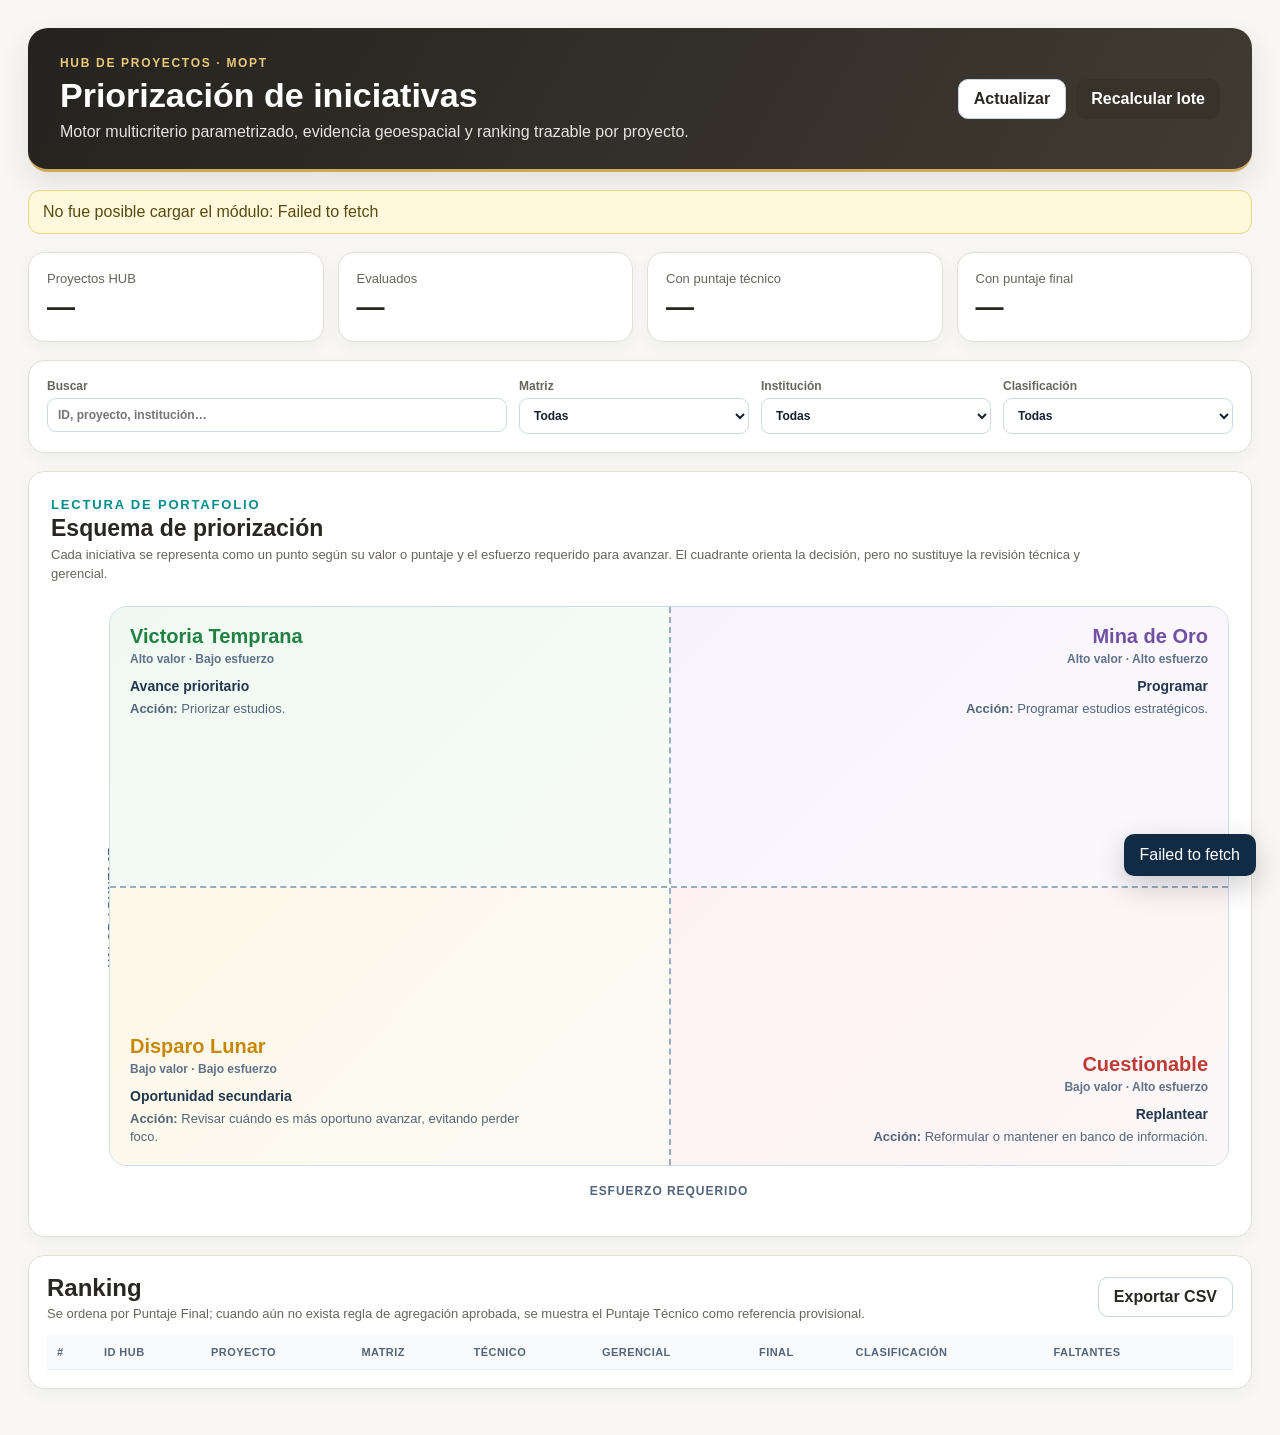
<file: priorizacion.html>
<!doctype html>
<html lang="es">
<head>
  <meta charset="utf-8" />
  <meta name="viewport" content="width=device-width,initial-scale=1" />
  <title>HUB MOPT · Priorización</title>
  <link rel="stylesheet" href="css/priorizacion_v2.css" />
</head>
<body>
  <main class="shell">
    <header class="hero">
      <div>
        <p class="eyebrow">HUB DE PROYECTOS · MOPT</p>
        <h1>Priorización de iniciativas</h1>
        <p class="lead">Motor multicriterio parametrizado, evidencia geoespacial y ranking trazable por proyecto.</p>
      </div>
      <div class="hero-actions">
        <button id="btnRefresh" class="secondary" type="button">Actualizar</button>
        <button id="btnBatch" type="button">Recalcular lote</button>
      </div>
    </header>

    <section class="notice" id="methodologyNotice">
      <b>Metodología:</b> cargando configuración…
    </section>

    <section class="kpis">
      <article><span>Proyectos HUB</span><b id="kProjects">—</b></article>
      <article><span>Evaluados</span><b id="kEvaluated">—</b></article>
      <article><span>Con puntaje técnico</span><b id="kTechnical">—</b></article>
      <article><span>Con puntaje final</span><b id="kFinal">—</b></article>
    </section>

    <section class="panel filters">
      <label>Buscar<input id="q" type="search" placeholder="ID, proyecto, institución…"></label>
      <label>Matriz<select id="matrixFilter"><option value="">Todas</option></select></label>
      <label>Institución<select id="institutionFilter"><option value="">Todas</option></select></label>
      <label>Clasificación<select id="classFilter"><option value="">Todas</option><option>Muy Alta</option><option>Alta</option><option>Media</option><option>Baja</option><option>Muy baja</option></select></label>
    </section>



    <section class="panel priority-guide" aria-labelledby="priorityGuideTitle">
      <div class="panel-head priority-guide-head">
        <div>
          <p class="eyebrow teal">LECTURA DE PORTAFOLIO</p>
          <h2 id="priorityGuideTitle">Esquema de priorización</h2>
          <p>Cada iniciativa se representa como un punto según su valor o puntaje y el esfuerzo requerido para avanzar. El cuadrante orienta la decisión, pero no sustituye la revisión técnica y gerencial.</p>
        </div>
      </div>

      <div class="priority-matrix-wrap" role="img" aria-label="Matriz de cuatro cuadrantes: valor o puntaje frente a esfuerzo requerido">
        <div class="priority-axis-y">VALOR / PUNTAJE</div>
        <div class="priority-matrix">
          <article class="priority-quadrant matrix-early">
            <div class="quadrant-copy top-left">
              <h3>Victoria Temprana</h3>
              <p class="quadrant-relation">Alto valor · Bajo esfuerzo</p>
              <p class="quadrant-alias">Avance prioritario</p>
              <p class="quadrant-action"><b>Acción:</b> Priorizar estudios.</p>
            </div>
          </article>
          <article class="priority-quadrant matrix-gold">
            <div class="quadrant-copy top-right">
              <h3>Mina de Oro</h3>
              <p class="quadrant-relation">Alto valor · Alto esfuerzo</p>
              <p class="quadrant-alias">Programar</p>
              <p class="quadrant-action"><b>Acción:</b> Programar estudios estratégicos.</p>
            </div>
          </article>
          <article class="priority-quadrant matrix-moon">
            <div class="quadrant-copy bottom-left">
              <h3>Disparo Lunar</h3>
              <p class="quadrant-relation">Bajo valor · Bajo esfuerzo</p>
              <p class="quadrant-alias">Oportunidad secundaria</p>
              <p class="quadrant-action"><b>Acción:</b> Revisar cuándo es más oportuno avanzar, evitando perder foco.</p>
            </div>
          </article>
          <article class="priority-quadrant matrix-question">
            <div class="quadrant-copy bottom-right">
              <h3>Cuestionable</h3>
              <p class="quadrant-relation">Bajo valor · Alto esfuerzo</p>
              <p class="quadrant-alias">Replantear</p>
              <p class="quadrant-action"><b>Acción:</b> Reformular o mantener en banco de información.</p>
            </div>
          </article>
          <div class="matrix-divider vertical" aria-hidden="true"></div>
          <div class="matrix-divider horizontal" aria-hidden="true"></div>
        </div>
        <div class="priority-axis-x">ESFUERZO REQUERIDO</div>
      </div>
    </section>

    <section class="panel">
      <div class="panel-head">
        <div>
          <h2>Ranking</h2>
          <p id="rankingSubtitle">Se ordena por Puntaje Final; cuando aún no exista regla de agregación aprobada, se muestra el Puntaje Técnico como referencia provisional.</p>
        </div>
        <button id="btnCsv" class="secondary" type="button">Exportar CSV</button>
      </div>
      <div class="table-wrap">
        <table>
          <thead>
            <tr><th>#</th><th>ID HUB</th><th>Proyecto</th><th>Matriz</th><th>Técnico</th><th>Gerencial</th><th>Final</th><th>Clasificación</th><th>Faltantes</th><th></th></tr>
          </thead>
          <tbody id="rankingBody"></tbody>
        </table>
      </div>
    </section>
  </main>

  <dialog id="projectDialog">
    <div class="dialog-card">
      <div class="dialog-head">
        <div>
          <p class="eyebrow">DETALLE DE PRIORIZACIÓN</p>
          <h2 id="dialogTitle">Proyecto</h2>
          <p id="dialogMeta"></p>
        </div>
        <button type="button" id="btnCloseDialog" class="icon-btn" aria-label="Cerrar">×</button>
      </div>

      <div id="dialogStatus" class="notice compact"></div>

      <div class="score-strip">
        <div><span>Técnico</span><b id="dTechnical">—</b></div>
        <div><span>Gerencial</span><b id="dManagerial">—</b></div>
        <div><span>Final</span><b id="dFinal">—</b></div>
      </div>

      <section class="dialog-section">
        <div class="section-head">
          <h3>Configuración</h3>
          <span>La matriz puede corregirse manualmente si la asignación automática no aplica.</span>
        </div>
        <div class="grid-3">
          <label>Matriz<select id="matrixOverride"></select></label>
          <label>Peso técnico<input id="technicalWeight" type="number" min="0" max="100" step="1" placeholder="Sin definir"></label>
          <label>Peso gerencial<input id="managerialWeight" type="number" min="0" max="100" step="1" placeholder="Sin definir"></label>
        </div>
      </section>

      <section class="dialog-section">
        <div class="section-head">
          <h3>Indicadores</h3>
          <span>El HUB separa resultados automáticos de la información que debe registrar la persona usuaria.</span>
        </div>
        <div id="indicatorEditor" class="indicator-grid"></div>
      </section>

      <section class="dialog-section">
        <div class="section-head">
          <h3>Evidencia geoespacial</h3>
          <span>Resultado de los cruces geoespaciales usados por el cálculo.</span>
        </div>
        <div id="spatialEvidence" class="evidence"></div>
      </section>

      <div class="dialog-actions">
        <button type="button" id="btnSave" class="secondary">Guardar datos</button>
        <button type="button" id="btnCalculate">Calcular / recalcular</button>
      </div>
    </div>
  </dialog>

  <dialog id="rankingFichaDialog" class="rf-dialog" aria-label="Ficha y puntajes del proyecto">
    <div class="rf-shell"><div class="rf-head"><strong>Ficha y puntajes de priorización</strong><button type="button" class="secondary" onclick="document.getElementById('rankingFichaDialog').close()">Cerrar</button></div><div id="rankingFichaContent" class="rf-content"></div></div>
  </dialog>
  <dialog id="rankingDocsDialog" class="rf-dialog rd-dialog" aria-label="Documentos del proyecto">
    <div class="rf-shell"><div class="rf-head"><strong id="rankingDocsTitle">Documentos del proyecto</strong><button type="button" class="secondary" onclick="document.getElementById('rankingDocsDialog').close()">Cerrar</button></div><div id="rankingDocsContent" class="rf-content"></div></div>
  </dialog>
  <div id="toast" class="toast" hidden></div>

  <style>
    body.rf-modal-open{overflow:hidden!important}
    .rf-dialog{width:min(1120px,95vw);height:min(91dvh,920px);max-height:91dvh;box-sizing:border-box;overflow:hidden;border:0;border-radius:20px;padding:0;box-shadow:0 26px 90px #061a3566;color:#17324b}
    .rf-dialog::backdrop{background:rgba(8,23,43,.63);backdrop-filter:blur(3px)}
    .rf-shell{display:flex;flex-direction:column;height:100%;min-height:0;overflow:hidden}
    .rf-head{flex:0 0 auto;position:relative;z-index:5;background:#fff;padding:15px 22px;display:flex;justify-content:space-between;align-items:center;border-bottom:1px solid #dbe7ef}
    .rf-content{flex:1;min-height:0;overflow-y:auto;overflow-x:hidden;overscroll-behavior:contain;scrollbar-color:#08798d #e7edf3;scrollbar-width:thin;padding:22px}
    .rf-content::-webkit-scrollbar{width:10px}.rf-content::-webkit-scrollbar-track{background:#e7edf3}.rf-content::-webkit-scrollbar-thumb{background:#08798d;border-radius:9px}
    .rf-section{margin:0 0 26px}.rf-section>h3{margin:18px 0 12px}.rf-location{display:grid;grid-template-columns:minmax(0,1.7fr) minmax(210px,1fr);gap:14px;margin:12px 0 18px}.rf-map{height:320px;border-radius:14px;border:1px solid #dce6ef;overflow:hidden;background:#edf4f6;display:flex;align-items:center;justify-content:center;color:#577084}.rf-map.leaflet-container{display:block;isolation:isolate;z-index:0}.rf-map-note{font-size:12px;color:#65758a;margin-top:7px}.rf-map-aside{border:1px solid #dce6ef;border-radius:14px;padding:18px;background:#f8fbfd;line-height:1.5}.rf-map-aside p{color:#65758a;font-size:14px}.rf-map-aside span{font-size:12px;font-weight:700;color:#08798d}
    .rf-map-aside h4{color:#163955;font-size:18px;margin:0 0 12px}
    .rf-project-details{display:grid;grid-template-columns:1fr 1fr;gap:10px}
    .rf-detail{background:#fff;border:1px solid #dce6ef;border-radius:10px;padding:12px;min-width:0;overflow-wrap:anywhere}
    .rf-detail small{display:block;font-size:11px;color:#667a8d;margin-bottom:5px}
    .rf-detail strong{font-size:14px;line-height:1.4;color:#183b55}
    .rf-project-marker{background:transparent!important;border:0!important}
    .rf-project-marker-dot{display:block;width:24px;height:24px;border:4px solid #fff;box-sizing:border-box;border-radius:50%;background:#087c9c;box-shadow:0 0 0 3px #087c9c,0 4px 12px #152a4480}
    @media(max-width:700px){.rf-project-details{grid-template-columns:1fr}}
    .rf-hero{background:linear-gradient(110deg,#0b477f,#0e8190);color:#fff;border-radius:15px;padding:22px;margin-bottom:20px}.rf-hero h2{color:#fff;margin:5px 0}.rf-hero p{margin:4px 0}.rf-eyebrow{font-size:12px;font-weight:800;letter-spacing:.08em}
    .rf-scores{display:grid;grid-template-columns:repeat(3,minmax(0,1fr));gap:12px}.rf-scores>div{display:flex;flex-direction:column;gap:6px;background:#f2f7fa;border:1px solid #d8e5ee;border-radius:13px;padding:16px}.rf-scores b{font-size:28px;color:#075a8b}.rf-scores small,.rf-fields small{color:#65758a}.rf-scores span{font-size:13px;font-weight:600}
    .rf-explanation{color:#5c6d81;line-height:1.55}.rf-indicators{display:grid;grid-template-columns:repeat(2,minmax(0,1fr));gap:9px}.rf-indicator{display:flex;justify-content:space-between;gap:12px;border:1px solid #dae4ec;border-radius:12px;padding:13px}.rf-indicator small{display:block;color:#60738a;margin-top:6px}.rf-indicator strong{white-space:nowrap;color:#087b88}.rf-fields{display:grid;grid-template-columns:repeat(3,minmax(0,1fr));gap:10px}.rf-fields>div{display:grid;gap:5px;border:1px solid #dce6ef;border-radius:12px;padding:12px;overflow-wrap:anywhere}
    .rf-selected{font-weight:700;color:#065f73}.rf-unknown{color:#a26118;font-style:italic}
    .row-docs{background:#087c9c!important;color:white!important;border-color:#087c9c!important}
    .rd-dialog{width:min(720px,94vw);height:min(70dvh,600px)}
    .rd-empty{padding:35px;text-align:center;background:#f5f9fc;border:1px solid #dbe6ee;border-radius:15px;color:#17324b}
    .rd-empty p{color:#63768c}
    .rd-list{display:grid;gap:12px}
    .rd-item{display:flex;align-items:center;justify-content:space-between;gap:16px;padding:15px;border:1px solid #dbe6ee;border-radius:12px}
    .rd-item small{display:block;margin-top:5px;color:#63768c}
    .rd-open{white-space:nowrap;padding:9px 13px;background:#087c9c;color:white!important;border-radius:9px;text-decoration:none}
    .row-ficha{background:#12858e!important;color:#fff!important;border-color:#12858e!important}
    @media(max-width:700px){.rf-scores,.rf-indicators,.rf-fields,.rf-location{grid-template-columns:1fr}.rf-content{padding:12px}.rf-map{height:260px}}
  </style>
  <script>document.getElementById('rankingDocsDialog')?.addEventListener('close',()=>document.body.classList.remove('rf-modal-open'));</script>
  <!-- La librería MSAL se intenta cargar aquí y el JS tiene además un fallback automático. -->
  <script src="https://alcdn.msauth.net/browser/2.38.3/js/msal-browser.min.js"></script>
  <script src="js/priorizacion_v2.js"></script>
</body>
</html>
</file>
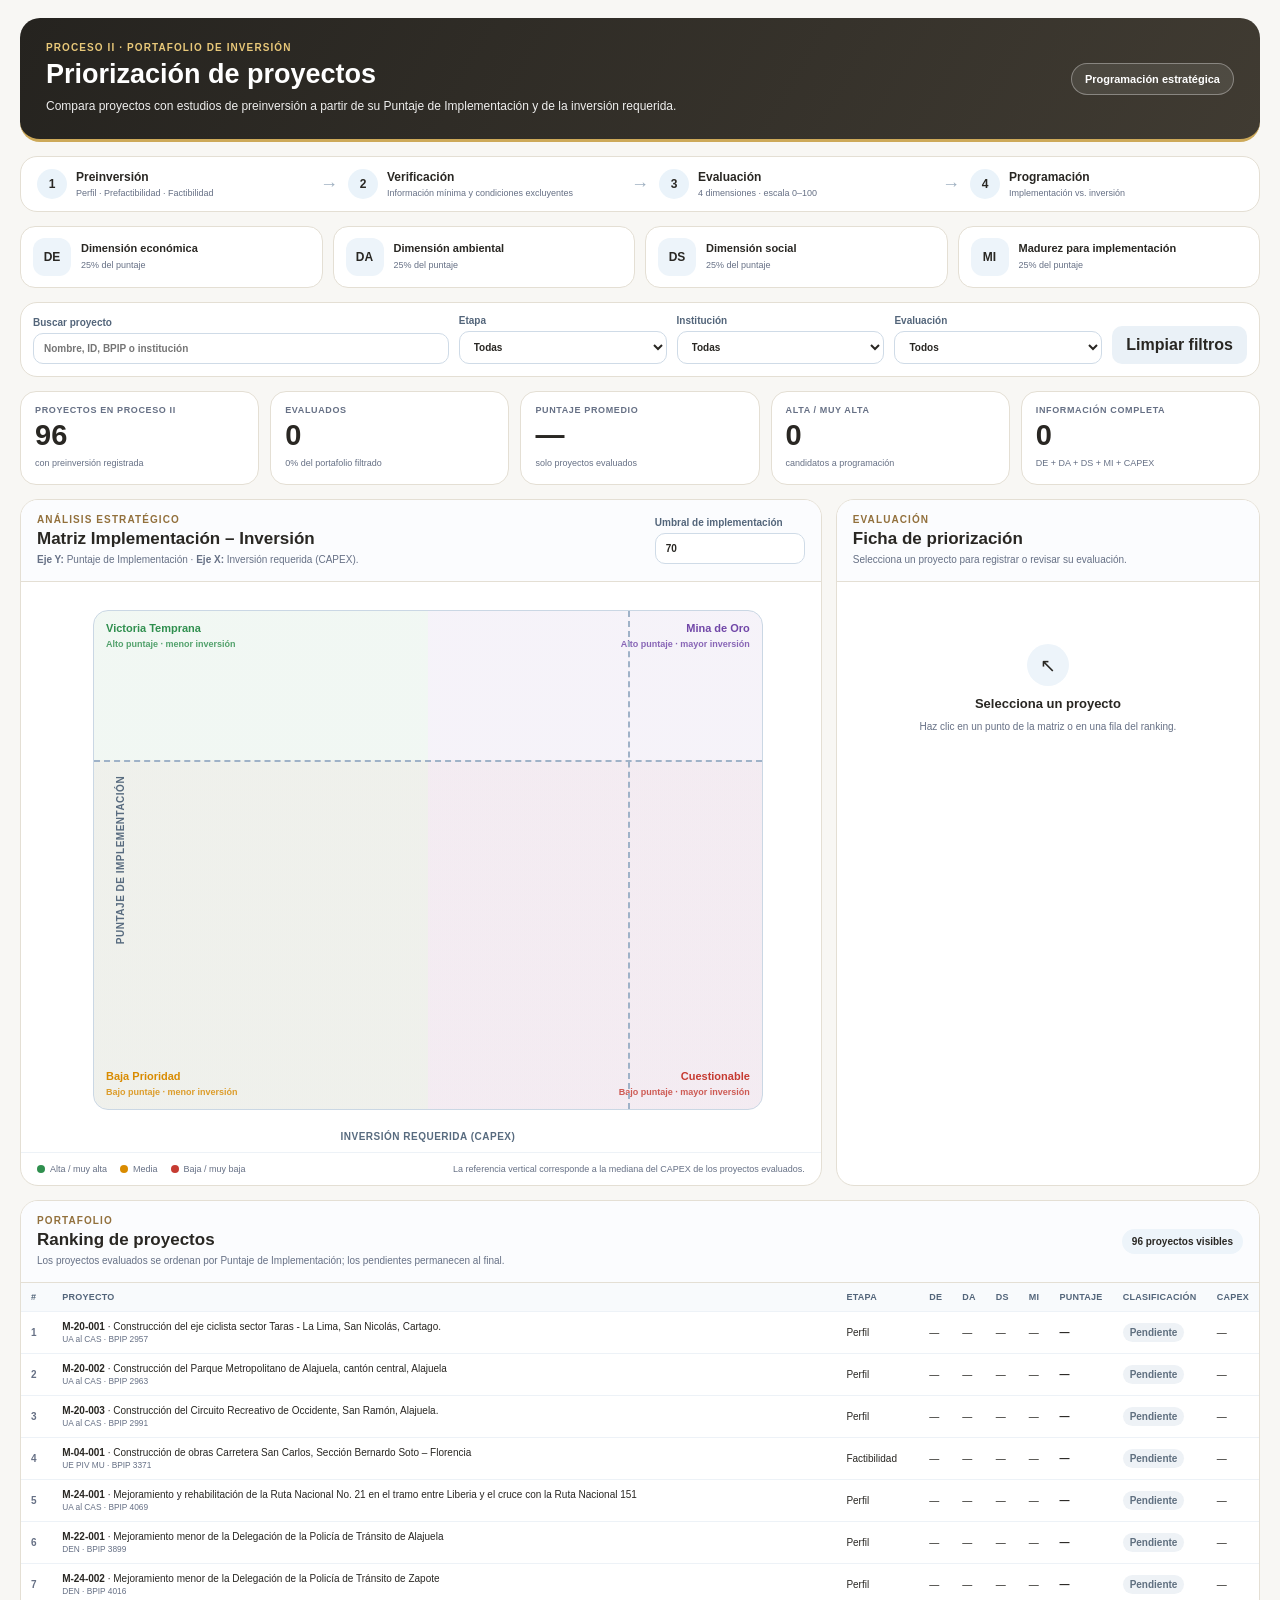
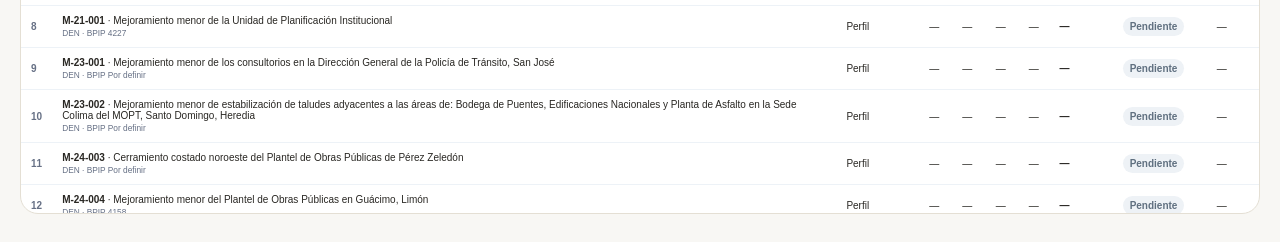
<file: priorizacion_proyectos.html>
<!doctype html>
<html lang="es">
<head>
  <meta charset="utf-8">
  <meta name="viewport" content="width=device-width,initial-scale=1">
  <title>HUB MOPT · Priorización de proyectos</title>
  <link rel="stylesheet" href="css/priorizacion_proyectos.css">
</head>
<body>
<div class="workspace">
  <header class="module-head">
    <div>
      <span class="eyebrow">PROCESO II · PORTAFOLIO DE INVERSIÓN</span>
      <h1>Priorización de proyectos</h1>
      <p>Compara proyectos con estudios de preinversión a partir de su Puntaje de Implementación y de la inversión requerida.</p>
    </div>
    <div class="head-badge">Programación estratégica</div>
  </header>

  <section class="process-strip" aria-label="Flujo de priorización de proyectos">
    <div><span>1</span><b>Preinversión</b><small>Perfil · Prefactibilidad · Factibilidad</small></div>
    <i>→</i>
    <div><span>2</span><b>Verificación</b><small>Información mínima y condiciones excluyentes</small></div>
    <i>→</i>
    <div><span>3</span><b>Evaluación</b><small>4 dimensiones · escala 0–100</small></div>
    <i>→</i>
    <div><span>4</span><b>Programación</b><small>Implementación vs. inversión</small></div>
  </section>

  <section class="dimension-strip">
    <div class="dimension-card"><span>DE</span><div><b>Dimensión económica</b><small>25% del puntaje</small></div></div>
    <div class="dimension-card"><span>DA</span><div><b>Dimensión ambiental</b><small>25% del puntaje</small></div></div>
    <div class="dimension-card"><span>DS</span><div><b>Dimensión social</b><small>25% del puntaje</small></div></div>
    <div class="dimension-card"><span>MI</span><div><b>Madurez para implementación</b><small>25% del puntaje</small></div></div>
  </section>

  <section class="filterbar">
    <label class="search-field">Buscar proyecto
      <input id="q" placeholder="Nombre, ID, BPIP o institución">
    </label>
    <label>Etapa
      <select id="stage"><option value="">Todas</option></select>
    </label>
    <label>Institución
      <select id="inst"><option value="">Todas</option></select>
    </label>
    <label>Evaluación
      <select id="evalState">
        <option value="">Todos</option>
        <option value="evaluado">Evaluados</option>
        <option value="pendiente">Pendientes</option>
        <option value="excluido">No elegibles / subsanación</option>
      </select>
    </label>
    <button id="reset" class="secondary">Limpiar filtros</button>
  </section>

  <section class="kpis">
    <div class="metric"><small>Proyectos en Proceso II</small><b id="kTotal">0</b><span>con preinversión registrada</span></div>
    <div class="metric"><small>Evaluados</small><b id="kEval">0</b><span id="kEvalSub">0% del portafolio filtrado</span></div>
    <div class="metric"><small>Puntaje promedio</small><b id="kAvg">—</b><span>solo proyectos evaluados</span></div>
    <div class="metric"><small>Alta / muy alta</small><b id="kHigh">0</b><span>candidatos a programación</span></div>
    <div class="metric"><small>Información completa</small><b id="kComplete">0</b><span>DE + DA + DS + MI + CAPEX</span></div>
  </section>

  <section class="top-grid">
    <article class="card matrix-card">
      <div class="card-head">
        <div>
          <span class="section-kicker">ANÁLISIS ESTRATÉGICO</span>
          <h2>Matriz Implementación – Inversión</h2>
          <p><b>Eje Y:</b> Puntaje de Implementación · <b>Eje X:</b> Inversión requerida (CAPEX).</p>
        </div>
        <label class="threshold">Umbral de implementación
          <input id="yCut" type="number" min="0" max="100" value="70">
        </label>
      </div>
      <div class="matrix-shell">
        <div id="matrix" class="matrix"></div>
      </div>
      <div class="matrix-legend">
        <span><i class="dot high"></i> Alta / muy alta</span>
        <span><i class="dot med"></i> Media</span>
        <span><i class="dot low"></i> Baja / muy baja</span>
        <span class="legend-note">La referencia vertical corresponde a la mediana del CAPEX de los proyectos evaluados.</span>
      </div>
    </article>

    <aside class="card editor">
      <div class="card-head">
        <div>
          <span class="section-kicker">EVALUACIÓN</span>
          <h2>Ficha de priorización</h2>
          <p>Selecciona un proyecto para registrar o revisar su evaluación.</p>
        </div>
      </div>
      <div id="editorBody" class="editor-body">
        <div class="empty-state">
          <div class="empty-icon">↖</div>
          <b>Selecciona un proyecto</b>
          <p>Haz clic en un punto de la matriz o en una fila del ranking.</p>
        </div>
      </div>
    </aside>
  </section>

  <section class="card ranking-card">
    <div class="card-head ranking-head">
      <div>
        <span class="section-kicker">PORTAFOLIO</span>
        <h2>Ranking de proyectos</h2>
        <p>Los proyectos evaluados se ordenan por Puntaje de Implementación; los pendientes permanecen al final.</p>
      </div>
      <div class="ranking-summary" id="rankingSummary">0 proyectos visibles</div>
    </div>
    <div class="table-wrap">
      <table>
        <thead>
          <tr><th>#</th><th>Proyecto</th><th>Etapa</th><th>DE</th><th>DA</th><th>DS</th><th>MI</th><th>Puntaje</th><th>Clasificación</th><th>CAPEX</th></tr>
        </thead>
        <tbody id="ranking"></tbody>
      </table>
    </div>
  </section>
</div>
<script src="data/proyectos_hub.js"></script>
<script src="js/priorizacion_proyectos.js"></script>
</body>
</html>
</file>
<file: css/priorizacion_v2.css>
:root{font-family:Inter,Segoe UI,Arial,sans-serif;color:#172033;background:#f4f7fb;--navy:#0b2f5b;--blue:#165d9c;--line:#dbe4ee;--muted:#66758a;--bg:#f4f7fb}
*{box-sizing:border-box}body{margin:0;background:var(--bg)}button,input,select{font:inherit}.shell{max-width:1500px;margin:auto;padding:28px}.hero{display:flex;justify-content:space-between;gap:20px;align-items:center;background:linear-gradient(125deg,#08284c,#0f5f91);color:white;border-radius:20px;padding:28px 32px;box-shadow:0 14px 30px #0b2f5b22}.eyebrow{font-size:12px;font-weight:800;letter-spacing:.14em;margin:0 0 6px;opacity:.8}.hero h1{font-size:34px;margin:0 0 8px}.lead{margin:0;opacity:.88}.hero-actions{display:flex;gap:10px;flex-wrap:wrap}button{border:0;border-radius:10px;background:var(--blue);color:white;padding:10px 15px;font-weight:750;cursor:pointer}button:hover{filter:brightness(.96)}button.secondary{background:white;color:var(--navy);border:1px solid #c8d5e3}.notice{margin:18px 0;background:#fff8dd;border:1px solid #ecd57c;border-radius:12px;padding:12px 14px;color:#594a12}.notice.compact{margin:0 0 14px}.kpis{display:grid;grid-template-columns:repeat(4,1fr);gap:14px;margin:18px 0}.kpis article{background:white;border:1px solid var(--line);border-radius:16px;padding:18px;box-shadow:0 5px 16px #1d37550c}.kpis span{display:block;color:var(--muted);font-size:13px}.kpis b{display:block;font-size:28px;color:var(--navy);margin-top:5px}.panel{background:white;border:1px solid var(--line);border-radius:16px;padding:18px;margin-bottom:18px;box-shadow:0 5px 16px #1d37550c}.filters{display:grid;grid-template-columns:2fr repeat(3,1fr);gap:12px}.filters label,.grid-3 label{font-size:12px;font-weight:700;color:var(--muted)}input,select{width:100%;border:1px solid #cdd9e5;border-radius:9px;padding:9px 10px;background:white;color:#172033;margin-top:5px}.panel-head,.dialog-head,.section-head{display:flex;justify-content:space-between;gap:18px;align-items:center}.panel-head h2,.dialog-head h2,.section-head h3{margin:0;color:var(--navy)}.panel-head p,.dialog-head p,.section-head span{color:var(--muted);margin:4px 0 0;font-size:13px}.table-wrap{overflow:auto;margin-top:14px}table{width:100%;border-collapse:collapse;min-width:1050px}th,td{padding:11px 10px;border-bottom:1px solid #e8eef4;text-align:left;font-size:13px}th{color:#53657a;font-size:11px;text-transform:uppercase;letter-spacing:.04em;background:#f8fafc;position:sticky;top:0}tbody tr:hover{background:#f7fbff}.score{font-weight:800;color:var(--navy)}.pill{display:inline-block;border-radius:999px;padding:4px 8px;background:#eef4fa;color:#34506d;font-size:11px;font-weight:800}.pill.warn{background:#fff3d6;color:#785914}.row-action{padding:6px 9px;font-size:12px}.muted{color:var(--muted)}dialog{width:min(1200px,96vw);max-height:94vh;border:0;border-radius:18px;padding:0;box-shadow:0 28px 70px #0b203755}dialog::backdrop{background:#10243d99}.dialog-card{padding:24px;overflow:auto;max-height:94vh}.icon-btn{font-size:28px;line-height:1;background:transparent;color:#52657b;padding:4px 8px}.score-strip{display:grid;grid-template-columns:repeat(3,1fr);gap:10px;margin:14px 0}.score-strip div{background:#f4f8fc;border:1px solid var(--line);padding:14px;border-radius:12px}.score-strip span{display:block;color:var(--muted);font-size:12px}.score-strip b{font-size:24px;color:var(--navy)}.dialog-section{border-top:1px solid var(--line);padding-top:18px;margin-top:18px}.grid-3{display:grid;grid-template-columns:repeat(3,1fr);gap:12px;margin-top:12px}.indicator-grid{display:grid;grid-template-columns:repeat(2,1fr);gap:10px;margin-top:12px}.indicator{border:1px solid var(--line);border-radius:12px;padding:12px}.indicator-head{display:flex;justify-content:space-between;gap:8px;align-items:center;margin-bottom:7px}.indicator-head b{color:var(--navy)}.indicator-head span{font-size:11px;color:var(--muted)}.indicator-inputs{display:grid;grid-template-columns:2fr 1fr;gap:8px}.indicator small{display:block;color:var(--muted);margin-top:7px;line-height:1.35}.evidence{display:grid;grid-template-columns:repeat(3,1fr);gap:10px;margin-top:12px}.evidence-card{border:1px solid var(--line);border-radius:12px;padding:11px}.evidence-card b{color:var(--navy)}.evidence-card p{font-size:12px;color:var(--muted);margin:6px 0 0}.dialog-actions{display:flex;justify-content:flex-end;gap:10px;position:sticky;bottom:-24px;background:white;padding:16px 0 3px;margin-top:18px;border-top:1px solid var(--line)}.toast{position:fixed;right:24px;bottom:24px;background:#122b45;color:white;padding:12px 16px;border-radius:10px;box-shadow:0 10px 30px #0003;z-index:9999}@media(max-width:900px){.shell{padding:14px}.hero{align-items:flex-start;flex-direction:column}.kpis{grid-template-columns:repeat(2,1fr)}.filters,.grid-3,.indicator-grid,.evidence{grid-template-columns:1fr}.hero h1{font-size:28px}}

.indicator-group{margin-top:16px}.indicator-group:first-child{margin-top:10px}.indicator-group-head{display:flex;justify-content:space-between;gap:14px;align-items:flex-start;margin-bottom:9px;padding:10px 12px;background:#f7fafc;border:1px solid var(--line);border-radius:11px}.indicator-group-head h4{margin:0;color:var(--navy);font-size:15px}.indicator-group-head p{margin:4px 0 0;color:var(--muted);font-size:12px}.mode-pill{white-space:nowrap;border-radius:999px;padding:4px 8px;font-size:10px;font-weight:900;letter-spacing:.04em;background:#e9eef5;color:#496078}.mode-pill.geospatial{background:#e4f6ee;color:#176b49}.mode-pill.official{background:#e9f2ff;color:#235e9b}.mode-pill.manual{background:#fff1d9;color:#815b10}.mode-pill.managerial{background:#f2eafe;color:#654098}.indicator-auto{background:#f9fbfd}.auto-value{display:flex;align-items:baseline;gap:10px;margin-top:12px;padding:10px;background:white;border:1px dashed #cbd8e5;border-radius:9px}.auto-value strong{font-size:22px;color:var(--navy)}.auto-value span{font-size:11px;color:var(--muted)}.dialog-card{min-width:0}


/* Esquema visual de priorización */
.priority-guide{padding:20px 22px 24px}.priority-guide-head{align-items:flex-start}.priority-guide-head .teal{color:#008c8c;opacity:1}.priority-guide-head h2{font-size:23px}.priority-guide-head p{max-width:1050px;line-height:1.45}
.priority-matrix-wrap{position:relative;margin:22px auto 4px;padding:0 0 42px 58px;max-width:1220px}.priority-matrix{position:relative;display:grid;grid-template-columns:1fr 1fr;grid-template-rows:1fr 1fr;height:560px;border:1px solid #cddbe8;border-radius:18px;overflow:hidden;background:#fff}.priority-quadrant{position:relative;min-width:0;padding:22px}.matrix-early{background:linear-gradient(135deg,#eff9f1,#f7fbf8)}.matrix-gold{background:linear-gradient(135deg,#f7f3fc,#fbf9fd)}.matrix-moon{background:linear-gradient(135deg,#fff9e9,#fbfaf5)}.matrix-question{background:linear-gradient(135deg,#fff1f1,#fbf7f8)}.matrix-divider{position:absolute;z-index:3;pointer-events:none}.matrix-divider.vertical{top:0;bottom:0;left:50%;border-left:2px dashed #97adc4}.matrix-divider.horizontal{left:0;right:0;top:50%;border-top:2px dashed #97adc4}.quadrant-copy{position:absolute;max-width:min(420px,82%)}.quadrant-copy.top-left{top:18px;left:20px}.quadrant-copy.top-right{top:18px;right:20px;text-align:right}.quadrant-copy.bottom-left{bottom:18px;left:20px}.quadrant-copy.bottom-right{bottom:18px;right:20px;text-align:right}.quadrant-copy h3{margin:0 0 4px;font-size:20px;line-height:1.15}.matrix-early h3{color:#208142}.matrix-gold h3{color:#7250a4}.matrix-moon h3{color:#c88700}.matrix-question h3{color:#bd3c35}.quadrant-relation{margin:0 0 12px;font-size:12px;font-weight:800;color:#607287}.quadrant-alias{margin:0 0 6px;font-size:14px;font-weight:800;color:#22374e}.quadrant-action{margin:0;font-size:13px;line-height:1.4;color:#53657a}.priority-axis-y{position:absolute;left:2px;top:50%;transform:translateY(-50%) rotate(-90deg);transform-origin:center;white-space:nowrap;font-size:12px;font-weight:900;letter-spacing:.08em;color:#52657a}.priority-axis-x{position:absolute;bottom:10px;left:58px;right:0;text-align:center;font-size:12px;font-weight:900;letter-spacing:.08em;color:#52657a}
@media(max-width:900px){.priority-matrix-wrap{padding-left:38px}.priority-matrix{height:auto;min-height:700px}.quadrant-copy{position:static;max-width:none}.quadrant-copy.top-right,.quadrant-copy.bottom-right{text-align:left}.priority-quadrant{min-height:300px}.priority-axis-x{left:38px}}

/* Identidad MOPT coherente con la cabecera principal */
:root{font-family:Arial,Helvetica,sans-serif;--navy:#292723;--blue:#665028;--line:#e4dfd4;--muted:#68645e;--bg:#f8f7f4}
.hero{background:linear-gradient(120deg,#25231f,#403b32);border-bottom:3px solid #cda959;box-shadow:0 12px 30px #2b241d1b}
button{background:#38332a}.hero .eyebrow{color:#e8c879;opacity:1}
button:focus-visible,input:focus-visible,select:focus-visible{outline:2px solid #cda959;outline-offset:2px}
</file>
<file: css/priorizacion_proyectos.css>
:root{--navy:#073b75;--navy2:#0b5f89;--blue:#1f70b8;--teal:#0f8a8f;--purple:#7147a8;--green:#2f8f4e;--orange:#d98b00;--red:#c63b32;--ink:#19324b;--muted:#667085;--line:#dbe5ef;--bg:#f3f6f9;--soft:#f8fafc}*{box-sizing:border-box}body{margin:0;background:var(--bg);font-family:Inter,Segoe UI,Arial,sans-serif;color:var(--ink)}.workspace{padding:18px 20px 28px}.module-head{display:flex;justify-content:space-between;gap:24px;align-items:center;background:linear-gradient(135deg,var(--navy),var(--navy2));color:#fff;padding:24px 26px;border-radius:20px}.eyebrow,.section-kicker{display:block;font-size:10px;font-weight:900;letter-spacing:.11em;text-transform:uppercase}.eyebrow{opacity:.76;margin-bottom:6px}.module-head h1{margin:0 0 7px;font-size:27px}.module-head p{margin:0;max-width:760px;font-size:12px;line-height:1.5;opacity:.92}.head-badge{white-space:nowrap;border:1px solid #ffffff55;background:#ffffff16;padding:9px 13px;border-radius:999px;font-size:11px;font-weight:800}.process-strip{display:grid;grid-template-columns:1fr auto 1fr auto 1fr auto 1fr;gap:10px;align-items:center;background:#fff;border:1px solid var(--line);border-radius:17px;padding:12px 16px;margin:14px 0}.process-strip>div{display:grid;grid-template-columns:30px 1fr;column-gap:9px;align-items:center}.process-strip>div span{grid-row:1/3;width:30px;height:30px;border-radius:50%;display:grid;place-items:center;background:#eaf3fa;color:var(--navy);font-weight:900;font-size:12px}.process-strip b{font-size:12px;color:var(--navy)}.process-strip small{font-size:9px;color:var(--muted);margin-top:2px}.process-strip i{font-style:normal;color:#9fb0c1;font-size:18px}.dimension-strip{display:grid;grid-template-columns:repeat(4,1fr);gap:10px;margin-bottom:14px}.dimension-card{display:flex;gap:10px;align-items:center;background:#fff;border:1px solid var(--line);border-radius:15px;padding:11px 12px}.dimension-card>span{width:38px;height:38px;border-radius:12px;display:grid;place-items:center;background:#edf4fa;color:var(--navy);font-weight:900;font-size:12px}.dimension-card b{display:block;font-size:11px;color:var(--ink)}.dimension-card small{font-size:9px;color:var(--muted)}.filterbar{display:grid;grid-template-columns:minmax(250px,2fr) repeat(3,minmax(145px,1fr)) auto;gap:10px;align-items:end;background:#fff;border:1px solid var(--line);border-radius:17px;padding:12px;margin-bottom:14px}label{font-size:10px;font-weight:800;color:#53657a}input,select,button{font:inherit}input,select{width:100%;margin-top:5px;border:1px solid #cfdbe7;border-radius:10px;padding:9px 10px;background:#fff;color:var(--ink);outline:none}input:focus,select:focus{border-color:#7aa7ca;box-shadow:0 0 0 3px #1f70b814}button{border:0;border-radius:10px;padding:10px 14px;background:var(--navy);color:#fff;font-weight:800;cursor:pointer}.secondary{background:#eaf1f7;color:var(--navy)}.kpis{display:grid;grid-template-columns:repeat(5,1fr);gap:11px;margin-bottom:14px}.metric{background:#fff;border:1px solid var(--line);border-radius:16px;padding:13px 14px;min-height:94px}.metric small{display:block;color:var(--muted);font-size:9px;text-transform:uppercase;letter-spacing:.07em;font-weight:800}.metric b{display:block;font-size:29px;line-height:1.15;margin-top:4px;color:var(--navy)}.metric span{font-size:9px;color:var(--muted)}.top-grid{display:grid;grid-template-columns:minmax(650px,1.55fr) minmax(360px,.82fr);gap:14px}.card{background:#fff;border:1px solid var(--line);border-radius:18px;overflow:hidden}.card-head{display:flex;justify-content:space-between;gap:14px;align-items:center;padding:14px 16px;border-bottom:1px solid var(--line);background:#fbfcfe}.section-kicker{color:var(--teal);margin-bottom:4px}.card-head h2{margin:0;color:var(--navy);font-size:17px}.card-head p{margin:4px 0 0;color:var(--muted);font-size:10px;line-height:1.4}.threshold{width:150px;flex:0 0 auto}.matrix-shell{padding:10px 0 0}.matrix{position:relative;height:500px;margin:18px 58px 42px 72px;border:1px solid #cad7e4;border-radius:15px;background:linear-gradient(to right,rgba(47,143,78,.065) 0 50%,rgba(113,71,168,.065) 50% 100%),linear-gradient(to bottom,transparent 0 30%,rgba(198,59,50,.04) 30% 100%);overflow:visible}.matrix:before,.matrix:after{content:"";position:absolute;z-index:1;pointer-events:none}.matrix:before{left:var(--xcut,50%);top:0;bottom:0;border-left:2px dashed #9fb2c8}.matrix:after{top:var(--ycut,30%);left:0;right:0;border-top:2px dashed #9fb2c8}.zone{position:absolute;padding:11px 12px;max-width:45%;font-size:11px;font-weight:900;line-height:1.25;z-index:0}.zone small{display:block;font-weight:600;font-size:9px;margin-top:3px;opacity:.82}.z1{left:0;top:0;color:var(--green)}.z2{right:0;top:0;text-align:right;color:var(--purple)}.z3{left:0;bottom:0;color:var(--orange)}.z4{right:0;bottom:0;text-align:right;color:var(--red)}.axis-x,.axis-y{position:absolute;color:#586b7f;font-size:10px;font-weight:900;text-transform:uppercase;letter-spacing:.05em}.axis-x{left:50%;bottom:-33px;transform:translateX(-50%);white-space:nowrap}.axis-y{left:-58px;top:50%;transform:translateY(-50%) rotate(-90deg);white-space:nowrap}.point{position:absolute;width:14px;height:14px;border-radius:50%;border:2px solid #fff;box-shadow:0 0 0 1px #60748a;transform:translate(-50%,-50%);z-index:4;cursor:pointer;padding:0}.point:hover,.point.active{width:20px;height:20px;z-index:8;box-shadow:0 0 0 4px #0b5f8933}.point.high,.dot.high{background:var(--green)}.point.med,.dot.med{background:var(--orange)}.point.low,.dot.low{background:var(--red)}.matrix-legend{display:flex;flex-wrap:wrap;gap:13px;align-items:center;border-top:1px solid #edf2f7;padding:11px 16px;color:var(--muted);font-size:9px}.matrix-legend>span{display:flex;align-items:center;gap:5px}.matrix-legend .dot{width:8px;height:8px;border-radius:50%;display:inline-block}.legend-note{margin-left:auto}.editor-body{padding:16px}.empty-state{text-align:center;color:var(--muted);padding:46px 18px}.empty-state .empty-icon{width:42px;height:42px;margin:0 auto 10px;border-radius:50%;display:grid;place-items:center;background:#edf4fa;color:var(--navy);font-size:19px}.empty-state b{display:block;color:var(--navy);font-size:13px}.empty-state p{font-size:10px}.project-title{font-weight:900;color:var(--navy);line-height:1.3;font-size:14px}.project-meta{font-size:9px;color:var(--muted);margin:5px 0 12px;line-height:1.4}.completion{display:flex;gap:10px;align-items:center;padding:9px 10px;border:1px solid var(--line);background:var(--soft);border-radius:12px;margin-bottom:12px}.completion-track{height:8px;background:#e7edf3;border-radius:999px;overflow:hidden;flex:1}.completion-fill{height:100%;background:var(--teal);border-radius:999px}.completion b{font-size:10px;color:var(--navy);white-space:nowrap}.score-grid{display:grid;grid-template-columns:1fr 1fr;gap:9px}.score-grid label,.capex-row label{display:block;background:#f8fafc;border:1px solid var(--line);border-radius:12px;padding:10px}.score-grid label span{display:block;font-size:9px;color:var(--muted);font-weight:600;margin-top:2px}.capex-row{display:grid;grid-template-columns:1fr;gap:9px;margin-top:9px}.exclude{display:flex;align-items:flex-start;gap:7px;margin-top:10px;padding:11px;border:1px solid #f0d2d2;background:#fff8f8;border-radius:12px;font-size:10px;line-height:1.4}.exclude input{width:auto;margin:2px 0 0}.result-box{margin-top:11px;border-left:5px solid var(--teal);background:#f1fbfa;border-radius:10px;padding:11px 12px;font-size:11px;line-height:1.45}.result-box strong{color:var(--navy)}.editor-actions{display:flex;gap:8px;flex-wrap:wrap;margin-top:11px}.editor-actions button{font-size:10px}.ranking-card{margin-top:14px}.ranking-summary{font-size:10px;font-weight:800;color:var(--navy);background:#edf4fa;border-radius:999px;padding:7px 10px}.table-wrap{overflow:auto;max-height:530px}table{width:100%;border-collapse:collapse;font-size:10px}th,td{padding:9px 10px;border-bottom:1px solid #edf2f7;text-align:left;vertical-align:middle}th{position:sticky;top:0;background:#f8fafc;color:#53657a;z-index:2;font-size:9px;text-transform:uppercase;letter-spacing:.03em}tbody tr{cursor:pointer}tbody tr:hover,tbody tr.active{background:#f6faff}td:first-child{color:var(--muted);font-weight:800}.project-cell b{color:var(--navy)}.project-cell small{display:block;color:var(--muted);margin-top:2px}.pill{display:inline-block;padding:4px 7px;border-radius:999px;background:#eef4f8;font-weight:800;white-space:nowrap}.pill.high{background:#e7f5ec;color:#1d6c39}.pill.med{background:#fff3d5;color:#8b6500}.pill.low{background:#fdeaea;color:#9b2f2f}.pill.pending{background:#eef2f6;color:#607080}.pill.excluded{background:#f4e8e8;color:#8a3030}@media(max-width:1250px){.top-grid{grid-template-columns:1fr}.kpis{grid-template-columns:repeat(3,1fr)}.filterbar{grid-template-columns:repeat(2,1fr)}.process-strip{grid-template-columns:1fr 1fr}.process-strip i{display:none}.dimension-strip{grid-template-columns:repeat(2,1fr)}}@media(max-width:760px){.workspace{padding:8px}.module-head{align-items:flex-start;flex-direction:column}.head-badge{display:none}.kpis{grid-template-columns:repeat(2,1fr)}.filterbar{grid-template-columns:1fr}.dimension-strip{grid-template-columns:1fr}.process-strip{grid-template-columns:1fr}.matrix{margin-left:56px;margin-right:18px;height:430px}.legend-note{width:100%;margin-left:0}.score-grid{grid-template-columns:1fr}}

/* Identidad MOPT coherente con la cabecera principal */
:root{--navy:#292723;--navy2:#423a2d;--blue:#6e5831;--teal:#92703c;--ink:#292723;--line:#e4dfd4;--bg:#f8f7f4}
body{font-family:Arial,Helvetica,sans-serif}.module-head{background:linear-gradient(120deg,#25231f,#403b32);border-bottom:3px solid #cda959}
.module-head .eyebrow{color:#e8c879;opacity:1}
button:focus-visible,input:focus-visible,select:focus-visible{outline:2px solid #cda959;outline-offset:2px}
</file>
